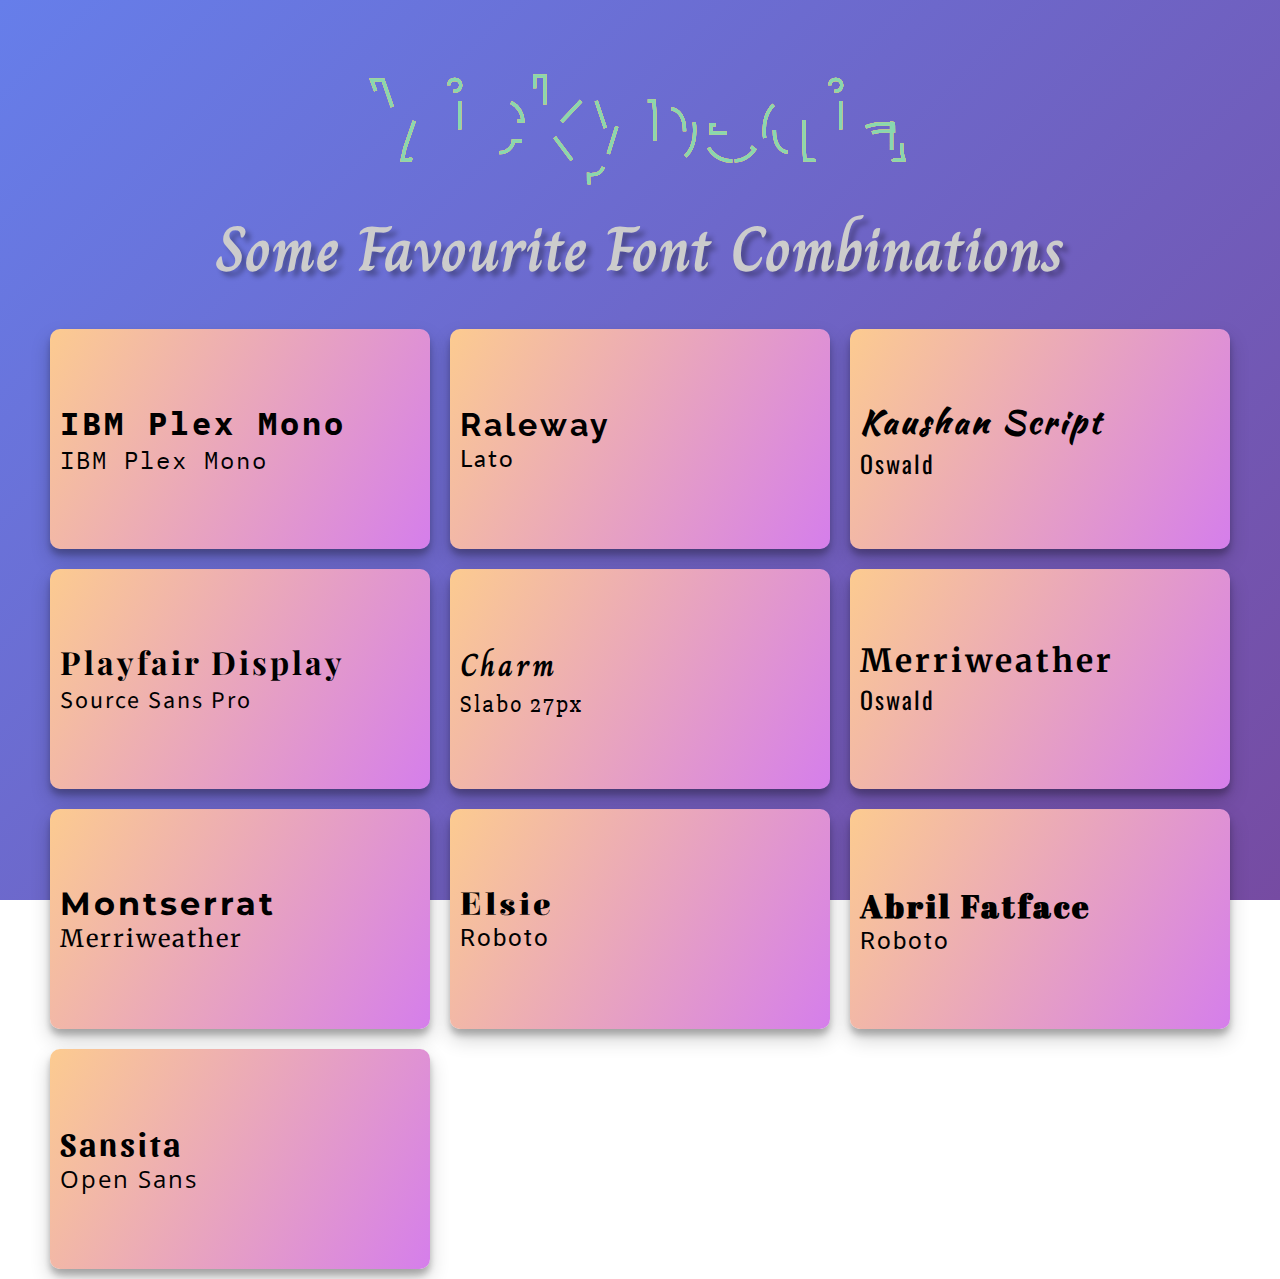
<file: html-css-js-lab/awesome-text/index.html>
<!DOCTYPE html>
<html>
<head>
	<title>Fonts Gallore</title>
	<link href="https://fonts.googleapis.com/css?family=Abril+Fatface|Charm:400,700|Elsie|Slabo+27px|IBM+Plex+Mono|Kaushan+Script|Lato|Merriweather:300,400,700,900|Montserrat|Open+Sans:300,400,600,700,800|Oswald:200,400,500,600|Playfair+Display|Raleway|Roboto|Sansita|Source+Sans+Pro" rel="stylesheet">
	<link rel="stylesheet" type="text/css" href="style.css">
</head>
	<body>
		<main>
			<svg viewBox="0 0 960 300">
				<symbol id="s-text">
					<text text-anchor="middle" x="50%" y="80%">Vickypedia</text>
				</symbol>
				<g class = "g-ants">
					<use xlink:href="#s-text" class="text-copy"></use>
					<use xlink:href="#s-text" class="text-copy"></use>
					<use xlink:href="#s-text" class="text-copy"></use>
					<use xlink:href="#s-text" class="text-copy"></use>
					<use xlink:href="#s-text" class="text-copy"></use>
				</g>
			</svg>
			<div class="title">
				Some Favourite Font Combinations
			</div>
			<div class="card-wrapper">
				<div class="card">
					<div class="card-head ibm">
						IBM Plex Mono
					</div>
					<div class="card-sub ibm">
						IBM Plex Mono
					</div>
				</div>
				<div class="card">
					<div class="card-head raleway">
						Raleway
					</div>
					<div class="card-sub lato">
						Lato
					</div>
				</div>
				<div class="card">
					<div class="card-head kaushan">
						Kaushan Script
					</div>
					<div class="card-sub oswald">
						Oswald
					</div>
				</div>
				<div class="card">
					<div class="card-head playfair">
						Playfair Display
					</div>
					<div class="card-sub source-sans">
						Source Sans Pro
					</div>
				</div>
				<div class="card">
					<div class="card-head charm">
						Charm
					</div>
					<div class="card-sub slabo">
						Slabo 27px
					</div>
				</div>
				<div class="card">
					<div class="card-head merriweather">
						Merriweather
					</div>
					<div class="card-sub oswald">
						Oswald
					</div>
				</div>
				<div class="card">
					<div class="card-head montserrat">
						Montserrat
					</div>
					<div class="card-sub merriweather">
						Merriweather
					</div>
				</div>
				<div class="card">
					<div class="card-head elsie">
						Elsie
					</div>
					<div class="card-sub roboto">
						Roboto
					</div>
				</div>
				<div class="card">
					<div class="card-head abril">
						Abril Fatface
					</div>
					<div class="card-sub roboto">
						Roboto
					</div>
				</div>
				<div class="card">
					<div class="card-head sansita">
						Sansita
					</div>
					<div class="card-sub open-sans">
						Open Sans
					</div>
				</div>
			</div>
		</main>
	</body>
</html>
</file>
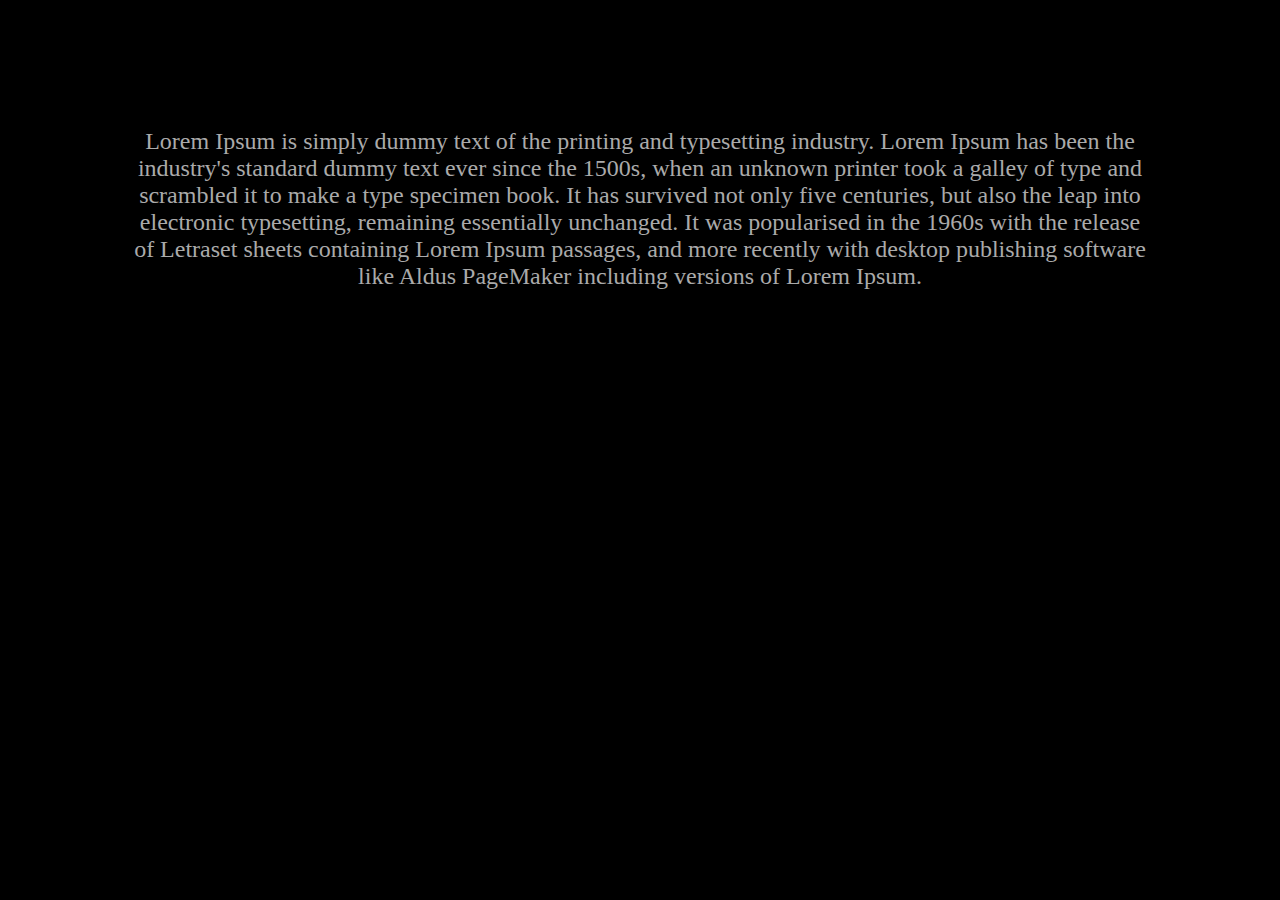
<file: html-css-js-lab/contrast_black/index.html>
<!DOCTYPE html>
<html lang="en">
  <head>
    <meta charset="UTF-8" />
    <meta name="viewport" content="width=device-width, initial-scale=1.0" />
    <meta http-equiv="X-UA-Compatible" content="ie=edge" />
    <title>Contrast</title>
    <style>
      * {
        margin: 0;
        padding: 0;
        box-sizing: border-box;
      }
      body {
        background-color: black;
        color: #aaaaaa;
        padding: 10% 10%;
        font-size: 24px;
      }
    </style>
  </head>
  <body>
    <div style="text-align: center;">
      Lorem Ipsum is simply dummy text of the printing and typesetting industry.
      Lorem Ipsum has been the industry's standard dummy text ever since the
      1500s, when an unknown printer took a galley of type and scrambled it to
      make a type specimen book. It has survived not only five centuries, but
      also the leap into electronic typesetting, remaining essentially
      unchanged. It was popularised in the 1960s with the release of Letraset
      sheets containing Lorem Ipsum passages, and more recently with desktop
      publishing software like Aldus PageMaker including versions of Lorem
      Ipsum.
    </div>
  </body>
</html>
</file>
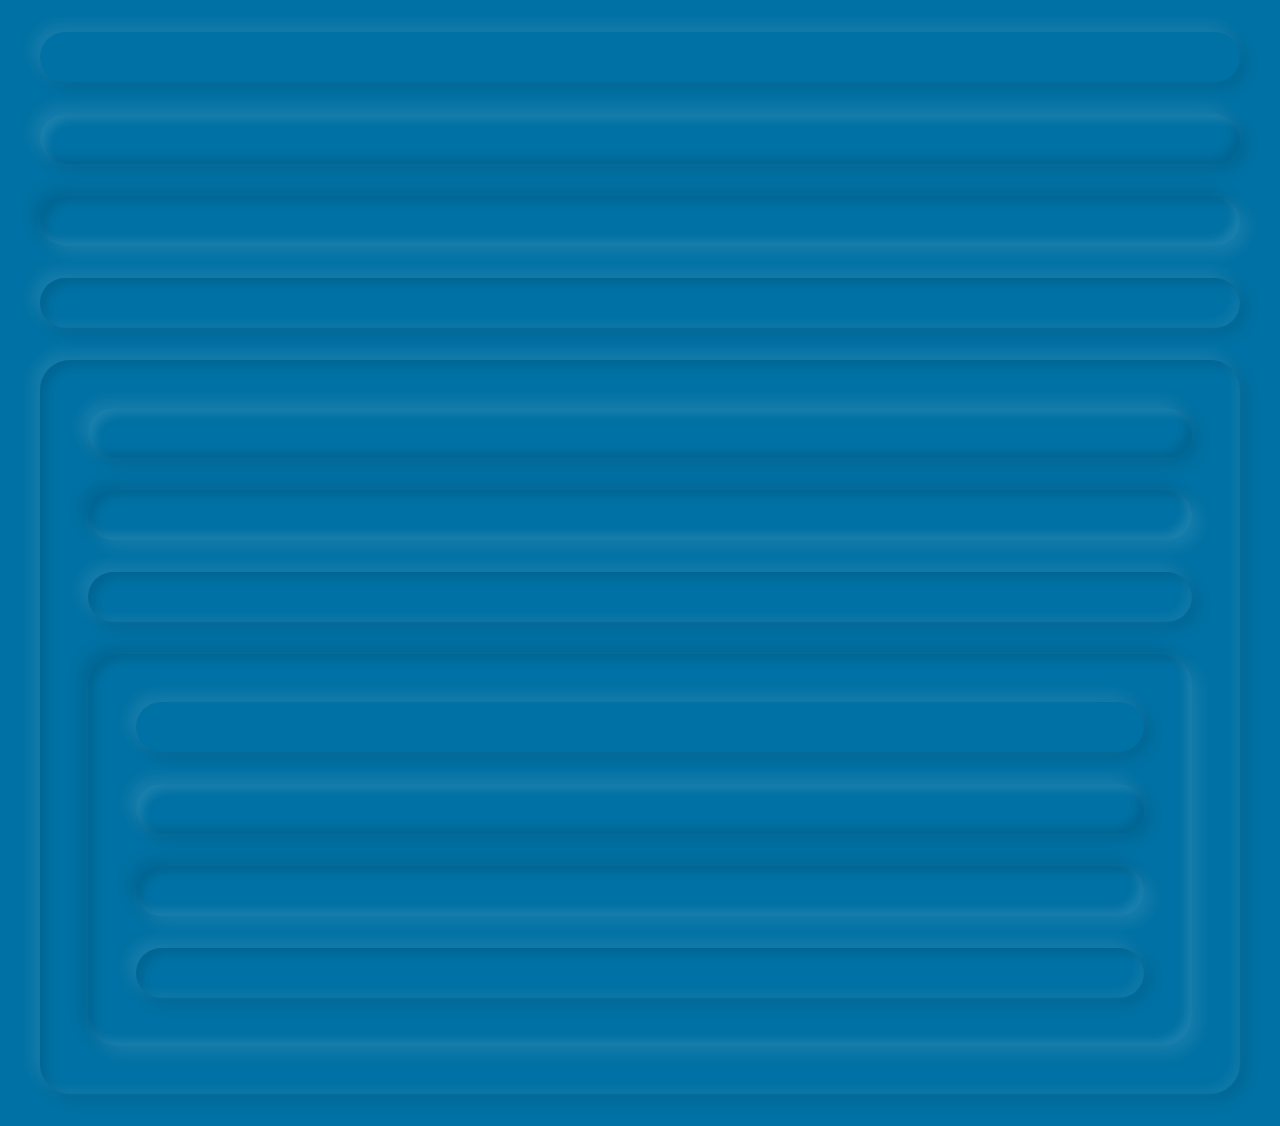
<file: html-css-js-lab/neumorphic/index.html>
<!DOCTYPE html>
<html lang="en">
<head>
    <meta charset="UTF-8">
    <meta name="viewport" content="width=device-width, initial-scale=1.0">
    <meta http-equiv="X-UA-Compatible" content="ie=edge">
    <title>Neumorphic Style</title>
    <link rel="stylesheet" href="./style.css">
</head>
<body>
<div class="margin-32 bump-out">
    &nbsp;
</div>

<div class="margin-32 bubble-out">
    &nbsp;
</div>

<div class="margin-32 bubble-in">
    &nbsp;
</div>

<div class="margin-32 bump-ridge">
    &nbsp;
</div>

<div class="margin-32 bump-ridge">
    <div class="margin-32 bubble-out">
        &nbsp;
    </div>

        <div class="margin-32 bubble-in">
        &nbsp;
    </div>

    <div class="margin-32 bump-ridge">
        &nbsp;
    </div>
    
        <div class="margin-32 bubble-in">
                <div class="margin-32 bump-out">
            &nbsp;
        </div>

        <div class="margin-32 bubble-out">
            &nbsp;
        </div>

        <div class="margin-32 bubble-in">
            &nbsp;
        </div>

        <div class="margin-32 bump-ridge">
            &nbsp;
        </div>
    </div>
    
</div>


</body>
</html>
</file>
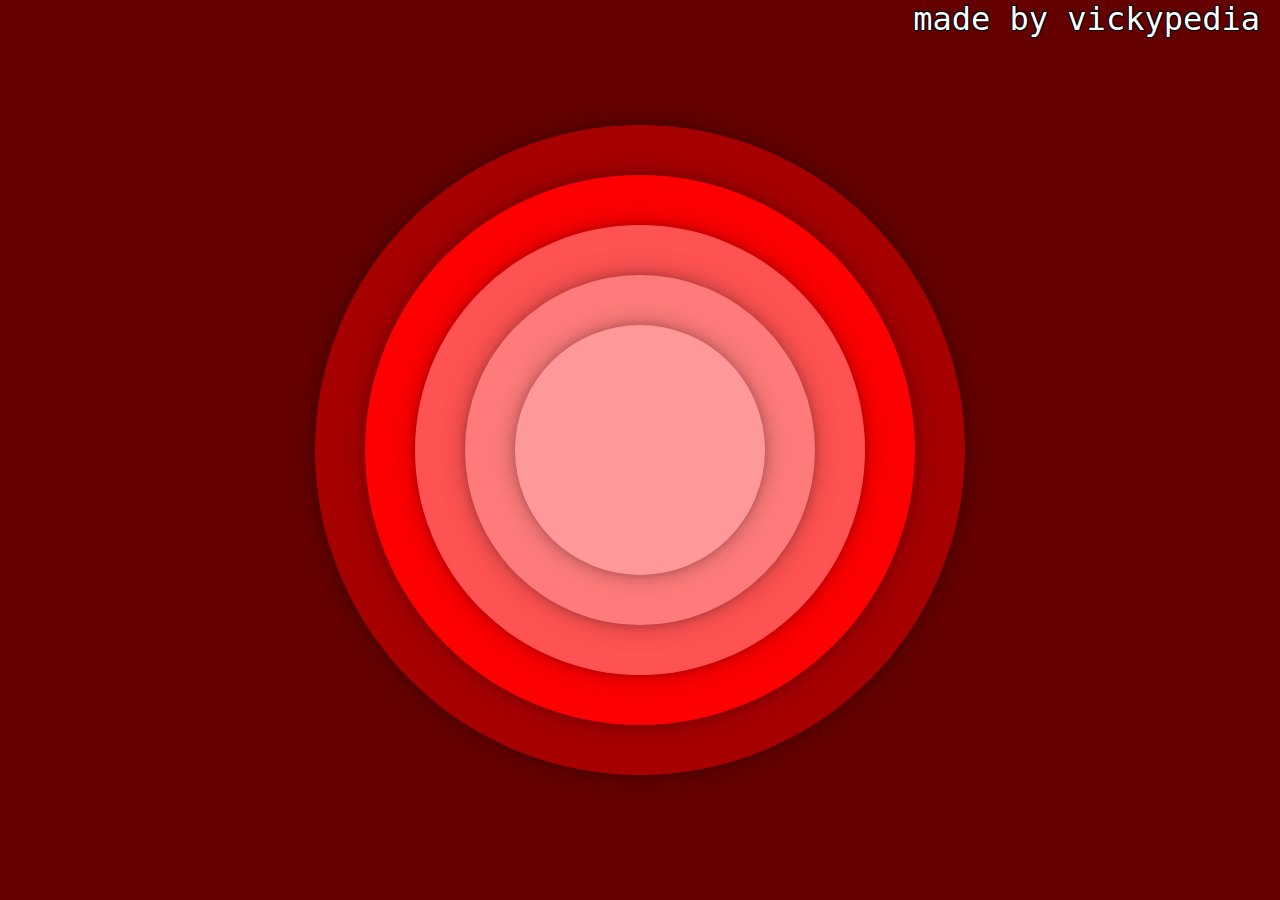
<file: html-css-js-lab/radial-css/index.html>
<!DOCTYPE html>
<html>
<head>
	<title>Radial</title>
	<link rel="stylesheet" type="text/css" href="style.css">
</head>
<body>
	<tag>made by vickypedia</tag>
	<div class="five">
		<div class="four">
			<div class="three">
				<div class="two">
					<div class="one"></div>
				</div>
			</div>
		</div>
	</div>
	<script type="text/javascript">
		var clicks = 0
		window.onload = function(){
			clickEvent()
		}
		var body = document.querySelector('body')
		var root = document.documentElement;
		var colors = [
			{
				one:'#ff9999',
				two:'#ff7b7b',
				three:'#ff5252',
				four:'#ff0000',
				five:'#a70000',
				body:'#650000',
			},
			{
				one:'#5656fd',
				two:'#3434ff',
				three:'#2020e0',
				four:'#0000ab',
				five:'#000094',
				body:'#00004b',
			},
			{
				one:'#89f992',
				two:'#34ff44',
				three:'#20e04c',
				four:'#00ab03',
				five:'#199400',
				body:'#0d4b00',
			},
			{
				one:'#f7f989',
				two:'#f2ff34',
				three:'#dae020',
				four:'#aba300',
				five:'#948d00',
				body:'#757004',
			}
		]
		body.addEventListener('click',clickEvent)
		function get_choice(arr){
			// var index = Math.floor(Math.random()*arr.length)
			var index = clicks%arr.length
			clicks++
			return arr[index]
		}
		function clickEvent(){
			root_obj = get_choice(colors)
			root.style.setProperty('--color-one',root_obj.one)
			root.style.setProperty('--color-two',root_obj.two)
			root.style.setProperty('--color-three',root_obj.three)
			root.style.setProperty('--color-four',root_obj.four)
			root.style.setProperty('--color-five',root_obj.five)
			root.style.setProperty('--color-body',root_obj.body)
		}
	</script>
</body>
</html>
</file>
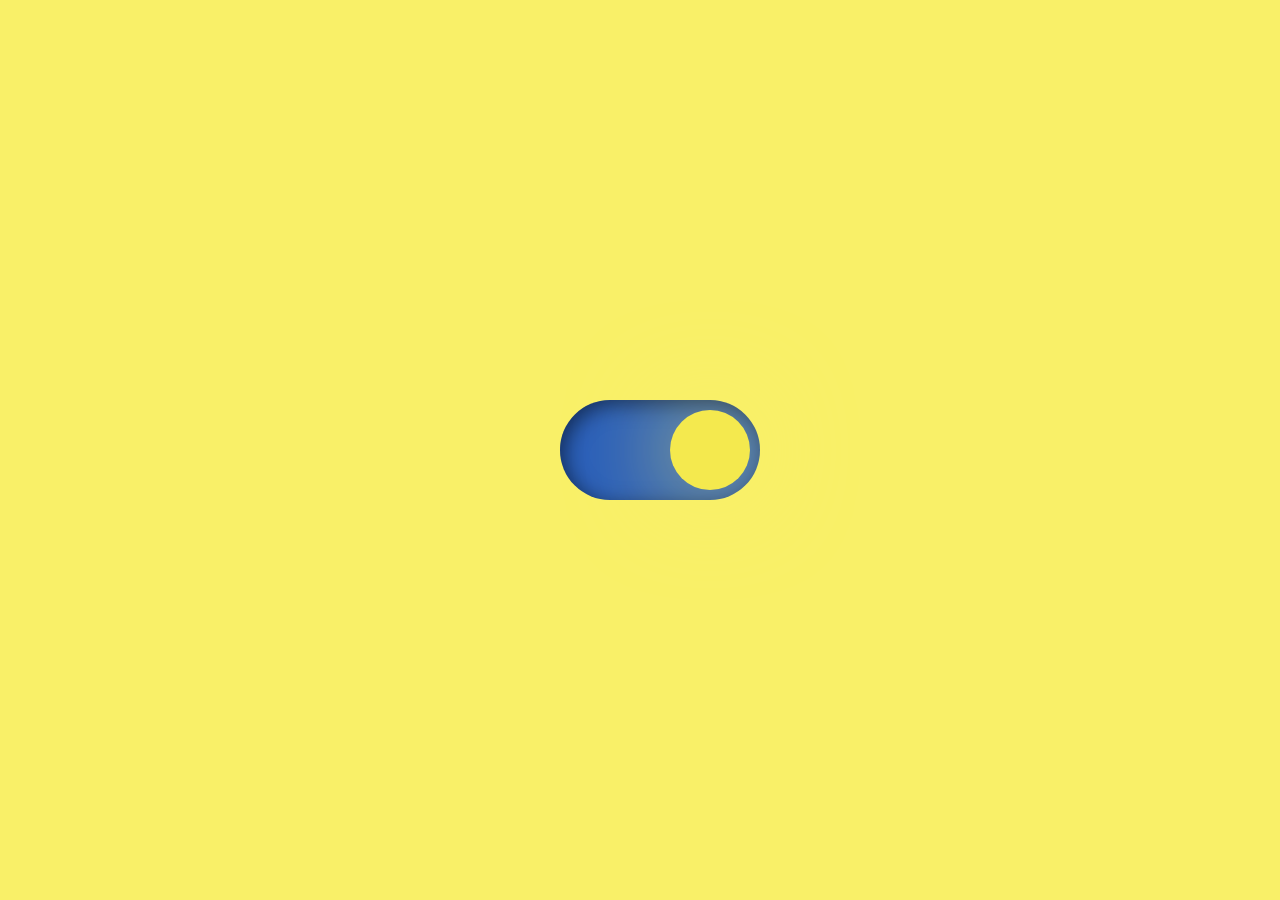
<file: html-css-js-lab/switch-css-effects/index.html>
<!DOCTYPE html>
<html>
	<head>
		<title>Switch Css Effects</title>
		<link rel="stylesheet" type="text/css" href="style.css">
	</head>
	<body class="day">
		<!-- <input type="checkbox" checked id="day-night" name=""> -->
		<input type="checkbox" checked id="day-night" />
		<label for="day-night">
			<div id="a">
				<div id="c1"></div>
				<div id="c2"></div>
				<div id="c3"></div>
			</div>
		</label>
		<script type="text/javascript">
			var check_box = document.getElementById("day-night")
			var body = document.querySelector('body')
			check_box.addEventListener('click',function(e){
				if(e.target.checked){
					body.classList.remove('night')
					body.classList.add('day')
				}else{
					body.classList.remove('day')
					body.classList.add('night')
				}
			})
		</script>
	</body>
</html>
</file>
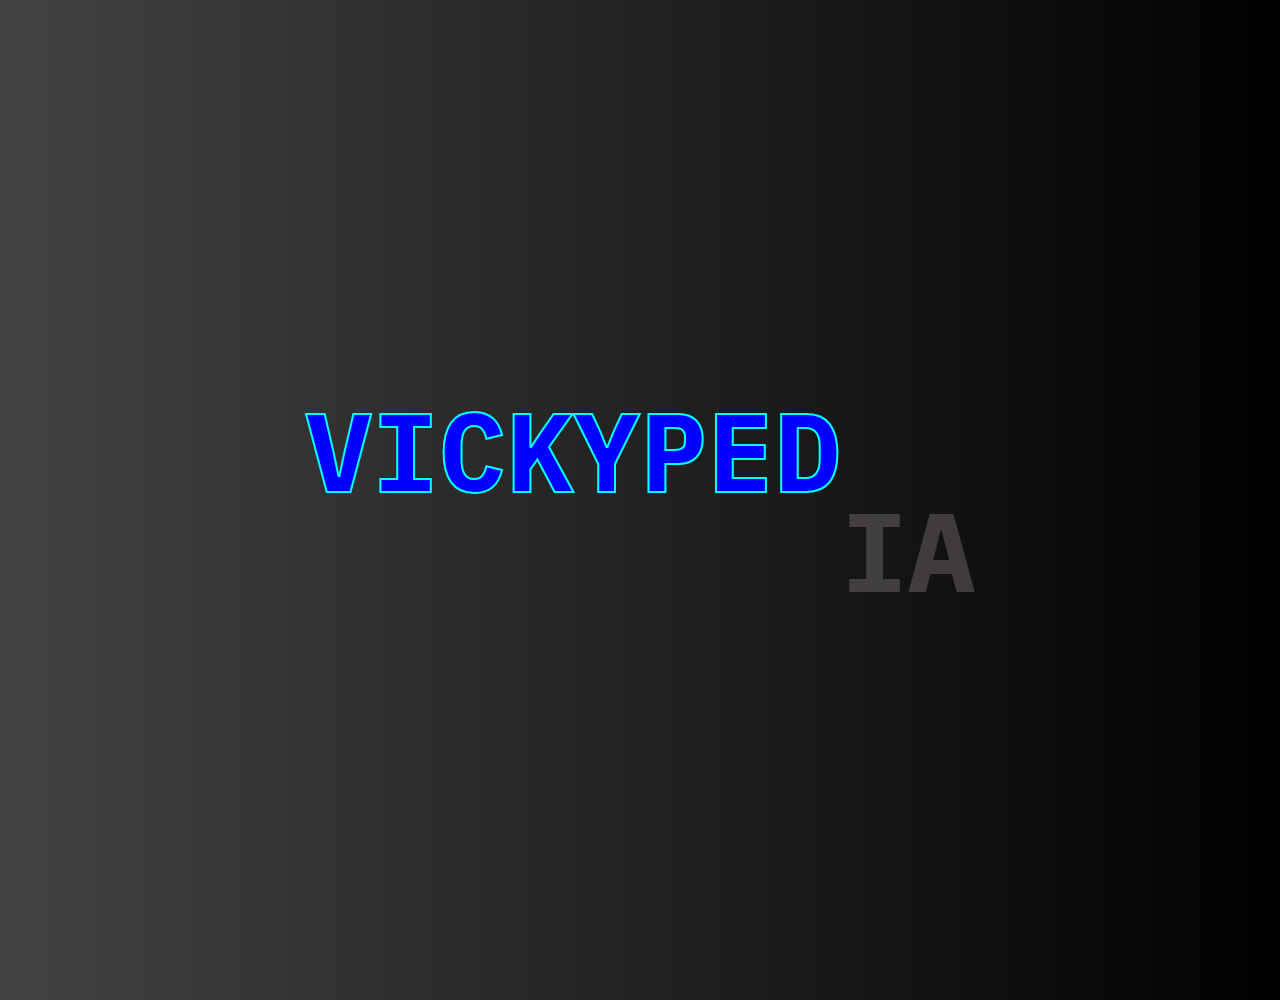
<file: html-css-js-lab/TextAnimation/index.html>
<!DOCTYPE html>
<html lang="en">
<head>
    <meta charset="UTF-8">
    <meta name="viewport" content="width=device-width, initial-scale=1.0">
    <meta http-equiv="X-UA-Compatible" content="ie=edge">
    <link href="https://fonts.googleapis.com/css?family=Abril+Fatface|Charm:400,700|Elsie|Slabo+27px|IBM+Plex+Mono|Kaushan+Script|Lato|Merriweather:300,400,700,900|Montserrat|Open+Sans:300,400,600,700,800|Oswald:200,400,500,600|Playfair+Display|Raleway|Roboto|Sansita|Source+Sans+Pro" rel="stylesheet">
    <title>Text Animation</title>
    <link rel="stylesheet" href="./style.css">
</head>
<body>
    <div class="animText">vickypedia</div>
    <script src="app.js"></script>
</body>
</html>
</file>
<file: html-css-js-lab/awesome-text/style.css>
*{
	padding:0;
	margin:0;
	box-sizing: border-box;
}
body{
	font-family: Open Sans;
	background-image: linear-gradient(135deg, #667eea 0%, #764ba2 100%);
	background-repeat: no-repeat;
	background-attachment: fixed;
}

svg {
    display: block;
    font: 10.5em 'Roboto';
    width: 100%;
    height: 200px;
    margin: 0 auto;
}
.text-copy {
    fill: none;
    stroke: white;
    stroke-dasharray: 6% 29%;
    stroke-width: 5px;
    stroke-dashoffset: 0%;
    animation: stroke-offset 5.5s infinite linear;
}

.text-copy:nth-child(1){
	stroke: #96ceb4;
	animation-delay: -1;
}

.text-copy:nth-child(2){
	stroke: #ffeead;
	animation-delay: -2s;
}

.text-copy:nth-child(3){
	stroke: #ff6f69;
	animation-delay: -3s;
}

.text-copy:nth-child(4){
	stroke: #ffcc5c;
	animation-delay: -4s;
}

.text-copy:nth-child(5){
	stroke: #88d8b0;
	animation-delay: -5s;
}

@keyframes stroke-offset{
	100% {stroke-dashoffset: -35%;}
}

.title{
	color:#CCC;
	text-align: center;
	font-size:4rem;
	font-weight: 600;
	font-family: Charm;
	text-shadow: 5px 5px 5px rgba(0,0,0,0.3);
}

.card-wrapper{
	display: grid;
	grid-template-columns: repeat(auto-fit,400px);
	padding-top: 20px;
	justify-content: center;
}
.card-wrapper .card{
	color:black;
	display: flex;
	flex-direction: column;
	justify-content: center;
	padding:10px;
	margin:10px;
	min-height: 220px;
	min-width: 300px;
	border-radius: 10px;
	background-image: linear-gradient(120deg, #fccb90 0%, #d57eeb 100%);
	background-repeat: no-repeat;
	background-attachment: fixed;
	box-shadow: 0 10px 20px rgba(0,0,0,0.19), 0 6px 6px rgba(0,0,0,0.23);
	transform: translateY(0px);
	transition: transform .5s;
}
.card:hover{
	transform: translateY(-10px);
}
.card .card-head{
	position: relative;
	font-size:2rem;
	font-weight: bold;
	letter-spacing: 3px;
	z-index: 1;
}
.card .card-head::after{
	content: "";
	position: absolute;
	left:0;
	bottom:0;
	border-top: 3px solid black;
	width:0%;
	z-index: 2;
	transition: all 1s; 
}
.card:hover .card-head::after{
	width: 50%;
}
.card .card-sub{
	font-size:1.5rem;
	letter-spacing: 2px;
}

/*Fonts*/
.raleway{
	font-family: Raleway;
}
.lato{
	font-family: Lato;
}
.kaushan{
	font-family: Kaushan Script;
}
.oswald{
	font-family:Oswald	
}
.playfair{
	font-family:Playfair Display
}
.source-sans{
	font-family:Source Sans Pro
}
.merriweather{
	font-family:Merriweather
}
.montserrat{
	font-family:Montserrat
}
.elsie{
	font-family:Elsie
}
.roboto{
	font-family:Roboto
}
.abril{
	font-family:Abril Fatface
}
.sansita{
	font-family:Sansita;
}
.open-sans{
	font-family:Open Sans;
}
.slabo{
	font-family:"Slabo 27px";
}
.charm{
	font-family:Charm;
}
.ibm{
	font-family: IBM Plex Mono
}
</file>
<file: html-css-js-lab/neumorphic/style.css>
:root {
    --spread: 16px;
    --inner-spread: 8px;
    --offset: 6px;
    --effect-opacity: 0.1;
}

body {
    background-color: #0071a4;
    color: white;
    font-family: sans-serif;
}


div {
    border-radius: 30px;
    transition: all .5s ease-in-out;
}

.margin-32 {
    margin: 32px;
}

.bump-out {
    padding: 16px;
}
.bump-out {
    box-shadow: 
        calc(0px - var(--offset)) calc(0px - var(--offset)) var(--spread) 0 rgba(255,255,255,var(--effect-opacity)),
        var(--offset) var(--offset) var(--spread) 0 rgba(0,0,0,var(--effect-opacity));
}

.bubble-out {
    padding: 16px;
}
.bubble-out {
    box-shadow: 
        calc(0px - var(--offset)) calc(0px - var(--offset)) var(--spread) 0 rgba(255,255,255,var(--effect-opacity)),
        var(--offset) var(--offset) var(--spread) 0 rgba(0,0,0,var(--effect-opacity)),
        inset calc(0px - var(--offset)) calc(0px - var(--offset)) var(--inner-spread) 0 rgba(0,0,0,var(--effect-opacity)),
        inset var(--offset) var(--offset) var(--inner-spread) 0 rgba(255,255,255,var(--effect-opacity));
}

.bubble-in {
    padding: 16px;
}
.bubble-in {
    box-shadow: 
        calc(0px - var(--offset)) calc(0px - var(--offset)) var(--spread) 0 rgba(0,0,0,var(--effect-opacity)),
        var(--offset) var(--offset) var(--spread) 0 rgba(255,255,255,var(--effect-opacity)),
        inset calc(0px - var(--offset)) calc(0px - var(--offset)) var(--inner-spread) 0 rgba(255,255,255,var(--effect-opacity)),
        inset var(--offset) var(--offset) var(--inner-spread) 0 rgba(0,0,0,var(--effect-opacity));
}


.bump-ridge {
    padding: 16px;
}
.bump-ridge {
    box-shadow: 
        calc(0px - var(--offset)) calc(0px - var(--offset)) var(--spread) 0 rgba(255,255,255,var(--effect-opacity)),
        var(--offset) var(--offset) var(--spread) 0 rgba(0,0,0,var(--effect-opacity)),
        inset calc(0px - var(--offset)) calc(0px - var(--offset)) var(--inner-spread) 0 rgba(255,255,255,calc(var(--effect-opacity)/2)),
        inset var(--offset) var(--offset) var(--inner-spread) 0 rgba(0,0,0,var(--effect-opacity));
}
</file>
<file: html-css-js-lab/radial-css/style.css>
*{
	padding:0;
	margin:0;
	box-sizing: border-box;
}
/*RED*/
/*:root{
	--color-one:#ff9999;
	--color-two:#ff7b7b;
	--color-three:#ff5252;
	--color-four:#ff0000;
	--color-five:#a70000;
	--color-body:#650000;
}*/
/*BLUE*/
/*:root{
	--color-one:#5656fd;
	--color-two:#3434ff;
	--color-three:#2020e0;
	--color-four:#0000ab;
	--color-five:#000094;
	--color-body:#00004b;
}*/
/*GREEN*/
/*:root{
	--color-one: #89f992;
    --color-two: #34ff44;
    --color-three: #20e04c;
    --color-four: #00ab03;
    --color-five: #199400;
    --color-body: #0d4b00;
}*/
/*YELLOW*/
/*:root{
	--color-one: #f7f989;
    --color-two: #f2ff34;
    --color-three: #dae020;
    --color-four: #aba300;
    --color-five: #948d00;
    --color-body: #757004;
}*/

body{
	display: flex;
	align-self: center;
	justify-content: center;
	height:100vh;
	/*background-color: #970000;*/
	background-color: var(--color-body);
}
div{
	box-shadow: 0 0 28px rgba(0,0,0,0.25), 0 0 10px rgba(0,0,0,0.22); 
	border-radius: 50%;
	padding:10px;
	display: flex;
	align-self: center;
	justify-content: center;
}
.one{
	background-color: var(--color-one);
	width:250px;
	height:250px;
	margin:auto;
}
.two{
	background-color: var(--color-two);
	width:350px;
	height:350px;
	margin:auto;
}
.three{
	background-color: var(--color-three);
	width:450px;
	height:450px;
	margin:auto;
}
.four{
	background-color: var(--color-four);
	width:550px;
	height:550px;
	margin:auto;
}
.five{
	background-color: var(--color-five);
	width:650px;
	height:650px;
	margin:auto;
}
tag{
  position: absolute;
  color:white;
  right:20px;
  font-size:2rem;
  font-family:monospace;
  user-select: none;
  -moz-user-select: none;
  -khtml-user-select: none;
  -webkit-user-select: none;
  -o-user-select: none;
  text-shadow: -1px -1px 0 #000, 1px -1px 0 #000, -1px 1px 0 #000, 1px 1px 0 #000;
  }
</file>
<file: html-css-js-lab/switch-css-effects/style.css>
*{
	padding:0;
	margin:0;
	box-sizing: border-box;
	transition: all 1s;
}

body{
	text-align: center;
	z-index: 1;
	background-repeat: no-repeat;
	background-attachment: fixed;
}
/*linear-gradient(120deg, #f6d365 0%, #fda085 100%); */
body.day{
	background-color: #f9f068;
}
/*linear-gradient(-20deg, #2b5876 0%, #4e4376 100%);*/
body.night{
	background-color: #2b5876;
}

/*checkbox*/


input[type=checkbox] + label{
	background-color: #040d1c;
	width: 200px;
	height: 100px;
	border-radius: 50px;
	display: block;
	padding: 10px;
	box-shadow: inset 5px 5px 20px rgba(0,0,0,0.5);
	z-index: 5;
	position: absolute;
	top: calc(50% - 50px);
	left: calc(50% - 80px);
	cursor: pointer;
	cursor: hand;
}

#a{
	width:80px;
	height:80px;
	border-radius:100px;
	background-color: #f0f0f0;
	box-shadow: 0 0 100px rgba(255,255,255,1); 
}

#c1, #c2, #c3{
	background-color: rgba(0,0,0,0.03);
	width: 10px;
	height: 10px;
	border-radius: 100%;
	position: relative;
}

#c1{
	top: 50px;
	left: 20px
}

#c2{
	top: 50px;
	left: 40px
}

#c3{
	top: 10px;
	left: 40px;
	width: 20px;
	height: 20px;
}

input[type=checkbox]{display: none;}

input[type=checkbox] + label ~ section{
	width: 100%;
	height: 100%;
	position: absolute;
	background-color: #0f1f3a;
	z-index:-1;
}

input[type=checkbox] + label ~ section .star{
	width: 5px;
	height: 5px;
	border-radius: 100%;
	background-color: rgba(255,255,255,0.4);
	position: absolute;
}

input[type=checkbox] + label ~ section .night{
	opacity:1;
	position: absolute;
	top: calc(50% - 120px);
	left: 30%;
}

input[type=checkbox] + label ~ section .day{
	opacity:0;
	position: absolute;
	top: calc(50% + 90px);
	left: calc(100% - 150px);
}


/* ----- CHECKED ----- */
input[type=checkbox]:checked + label{
	background-color: #2a5fba;
}

input[type=checkbox]:checked + label ~ section{
	background-color: #568eef;
}

input[type=checkbox]:checked + label ~ section .star{
	opacity: 0;
}

input[type=checkbox]:checked + label #a{
	background-color: #f4e94e;
	margin-left: calc(100% - 80px);
	box-shadow: 0 0 100px rgba(249, 240, 104,1); 
}

input[type=checkbox]:checked + label #a *{
	opacity: 0;
}

input[type=checkbox]:checked + label ~ section .night{
	opacity:0;
	position: absolute;
	left: 0;
}

input[type=checkbox]:checked + label ~ section .day{
	opacity:1;
	position: absolute;
	left: 60%;
}
</file>
<file: html-css-js-lab/TextAnimation/style.css>
* {
    margin:0;
    padding:0;
    box-sizing: border-box;
}
body{
    background: black;  /* fallback for old browsers */
    background-image: linear-gradient(to right, #434343 0%, black 100%);

    color:rgb(247, 228, 228);
    overflow: hidden;
    cursor: crosshair;
}
.animText{
    font-family: IBM Plex Mono,'Segoe UI', Tahoma, Geneva, Verdana, sans-serif;;
    font-weight: bold;
    font-size: 7rem;
    text-transform: uppercase;
    line-height: 100vh;
    text-align: center;
}
.animText span{
    opacity: .2;
    display:inline-block;
    transform: translateY(100px);
    transition: ease all .5s;
}
.animText span.active{
    color: blue;
    transform: translateY(0px);
    opacity: 1;
    -webkit-text-stroke-width: 2px;
    -webkit-text-stroke-color: cyan;
}
.animText span.active:hover{
    -webkit-text-stroke-width: 0px;
    color: inherit;
    transform: translateY(20px);
    opacity: .2;
}
</file>
